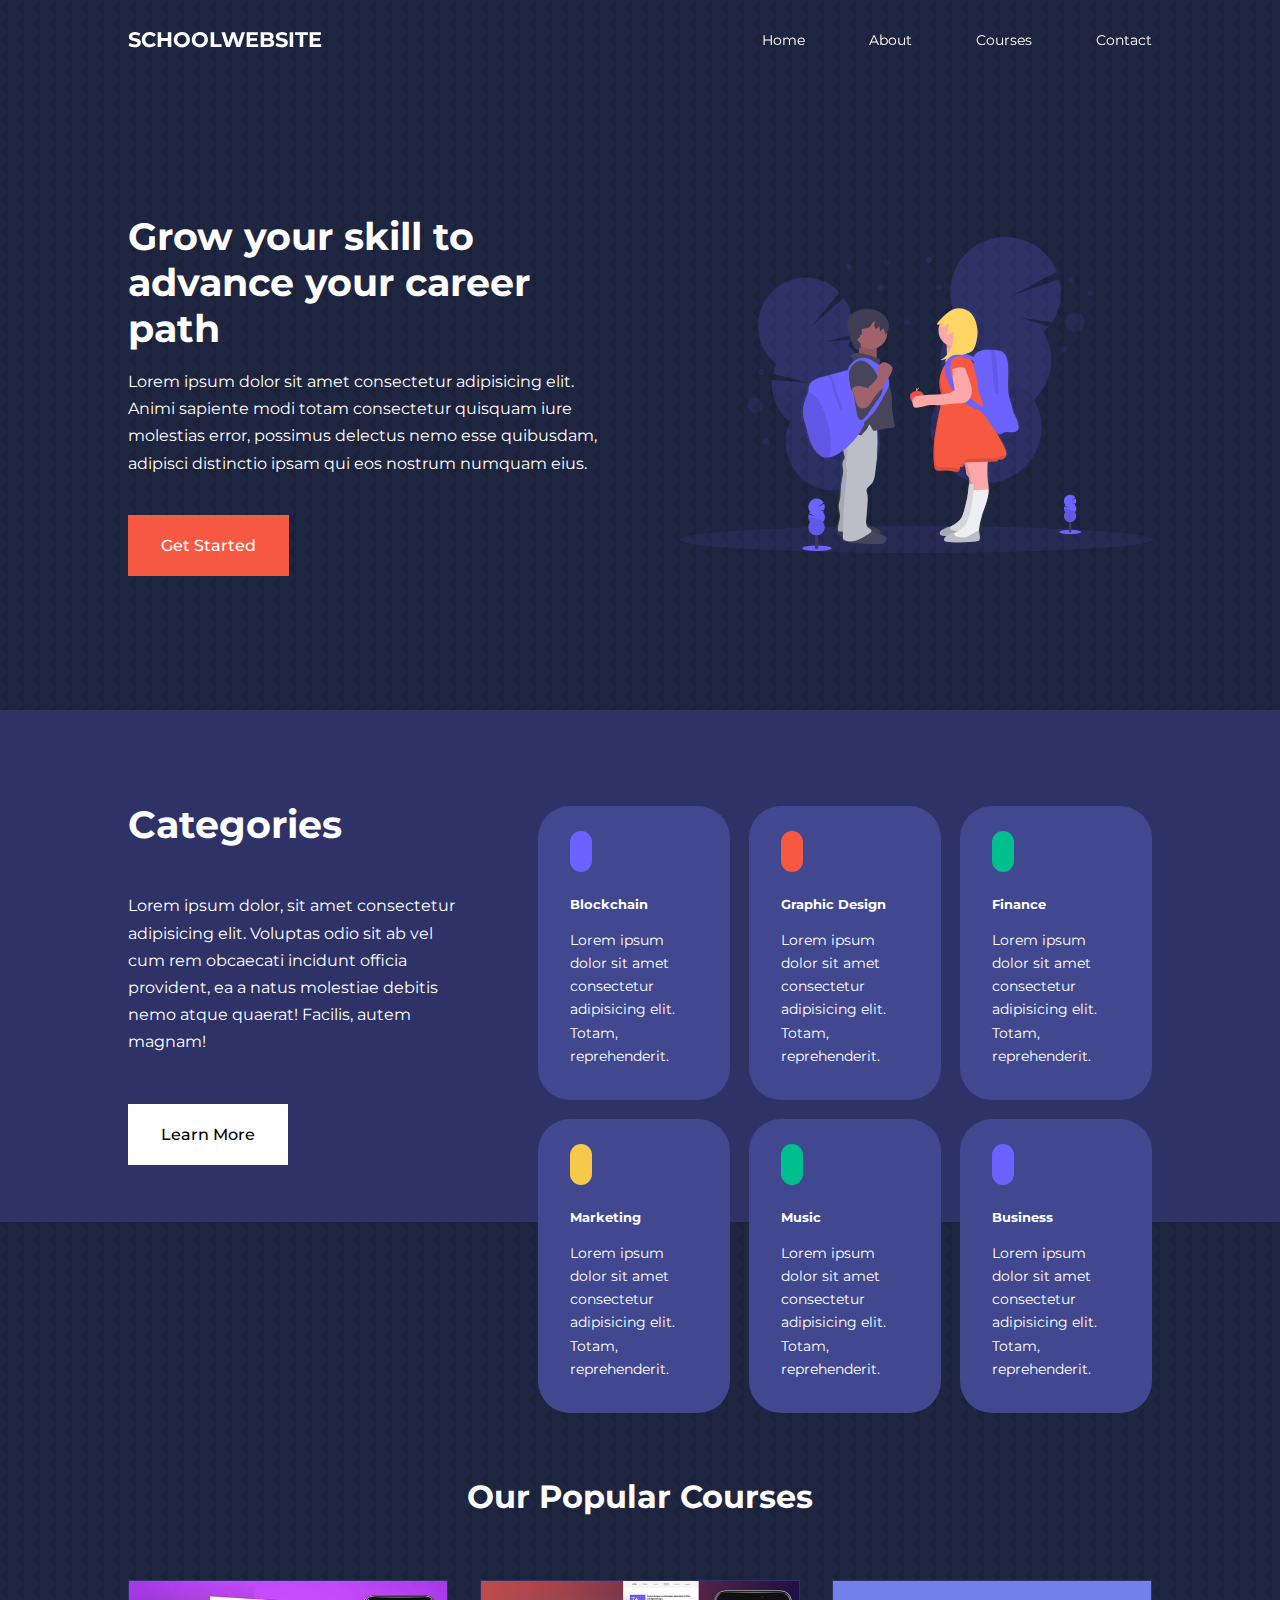
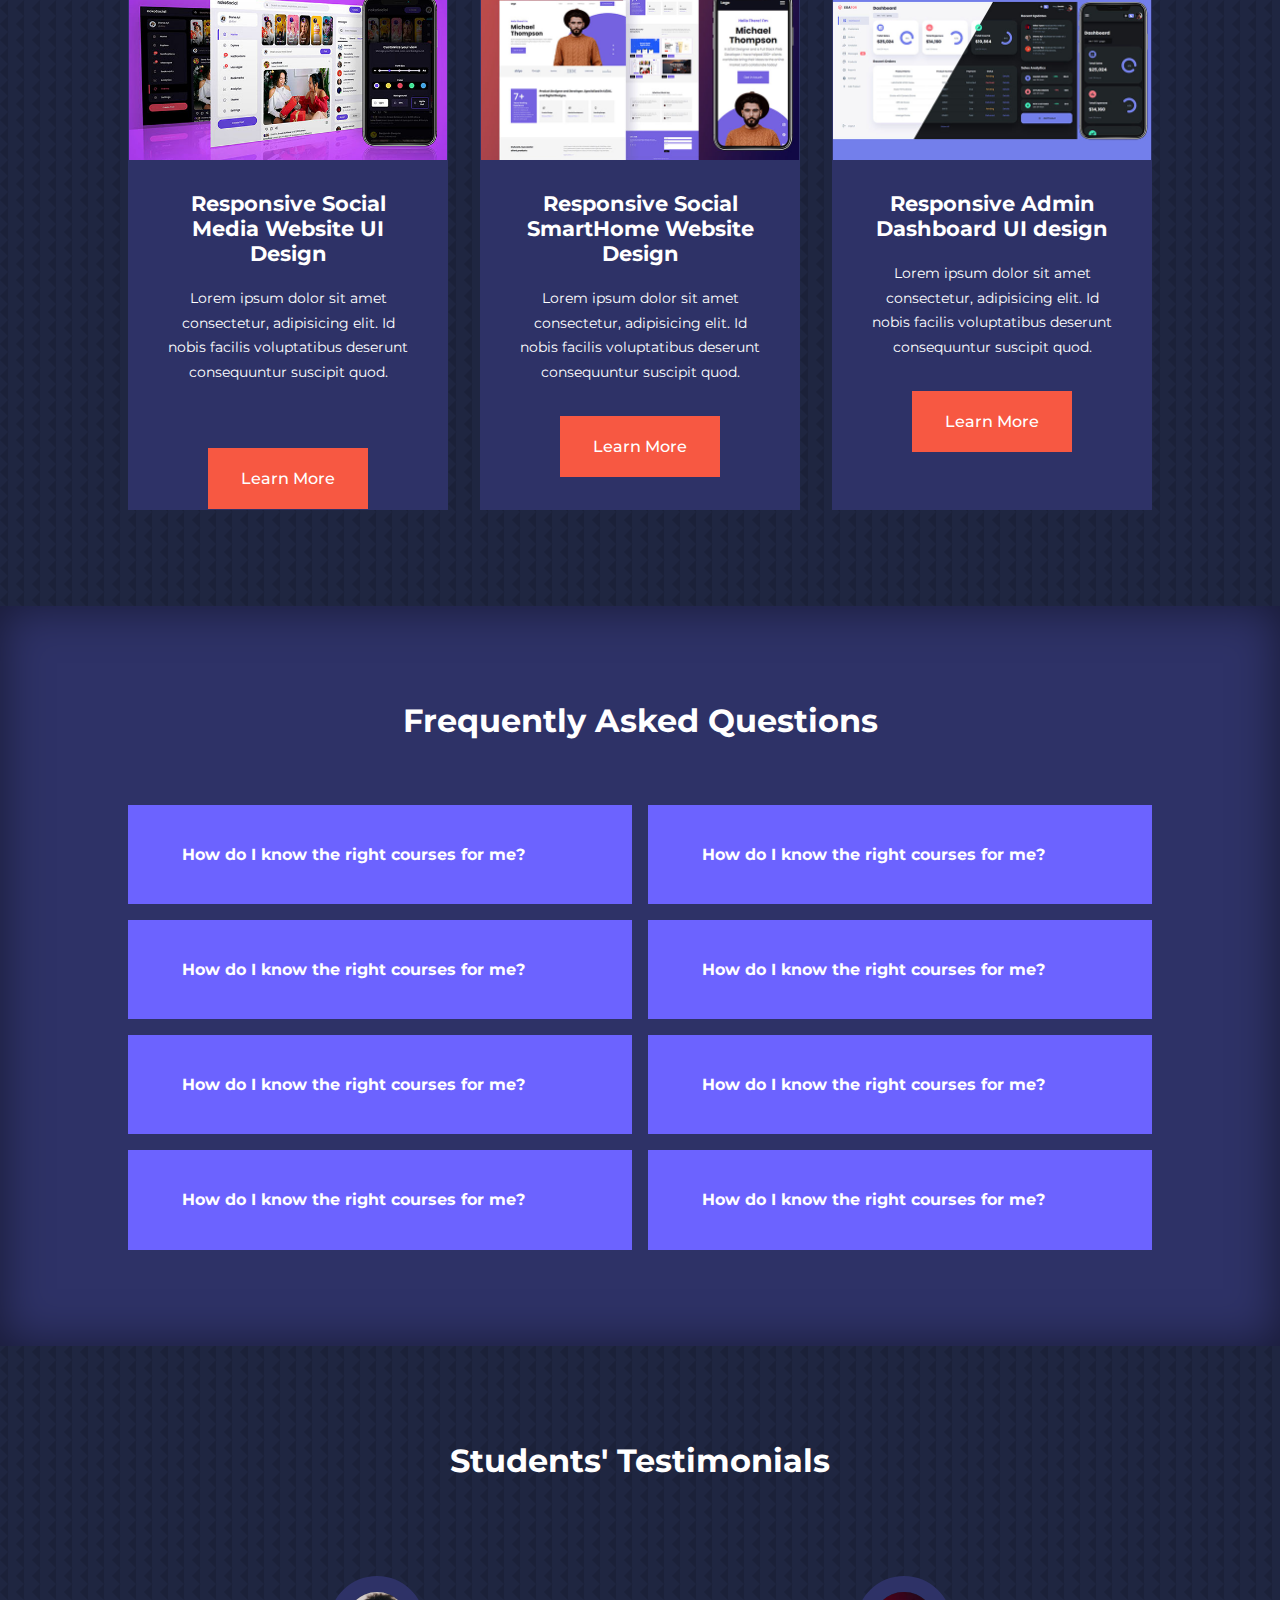
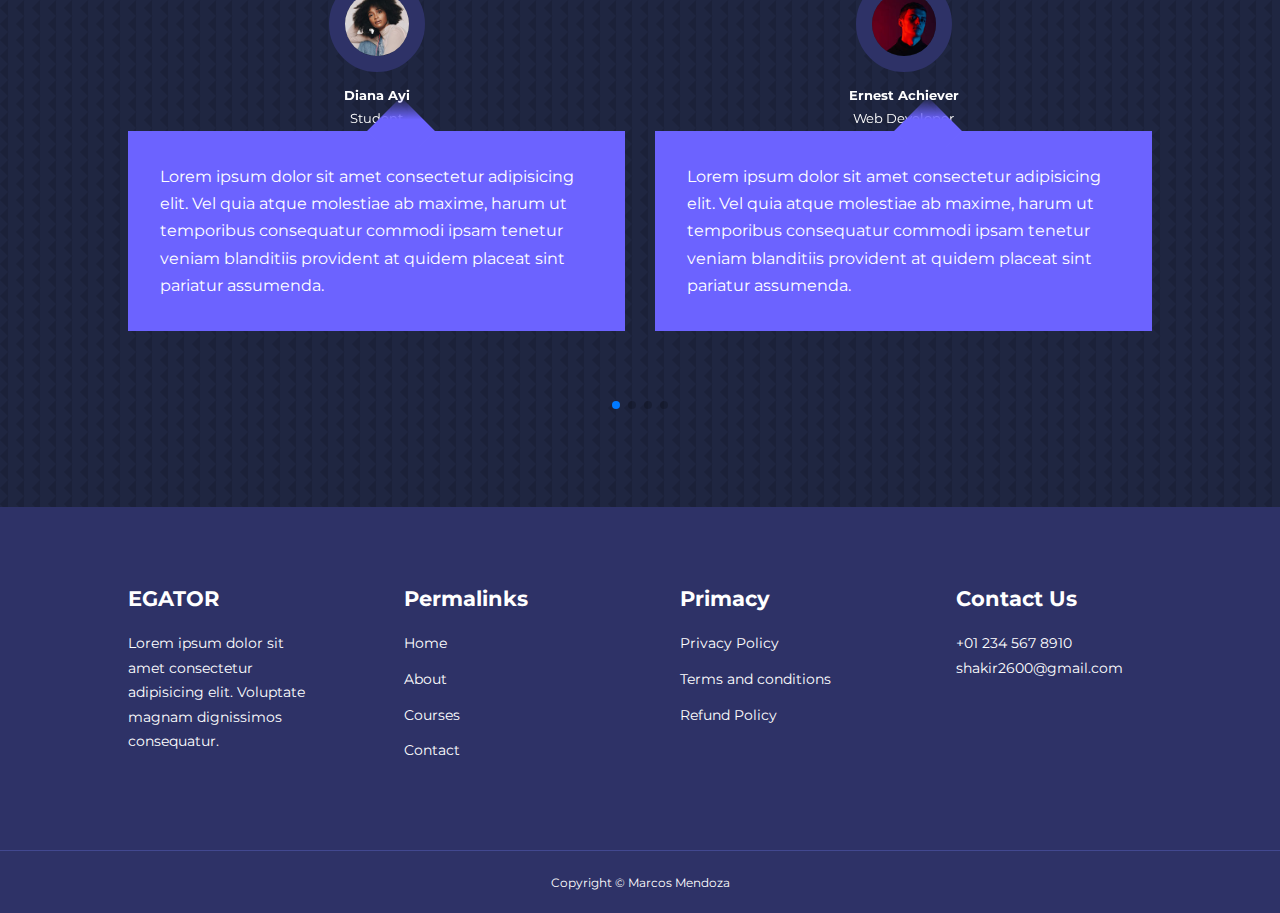
<file: index.html>
<!DOCTYPE html>
<html lang="en">
<head>
    <meta charset="UTF-8">
    <meta http-equiv="X-UA-Compatible" content="IE=edge">
    <meta name="viewport" content="width=device-width, initial-scale=1.0">
    <title>Responsive Multipage Education Website Using HTML, CSS && JavaScript</title>

    <link rel="stylesheet" href="./css/style.css">
    <!-- Iconscout CDN-->
    <link rel="stylesheet" href="https://unicons.iconscout.com/release/v2.1.6/css/unicons.css">
    <!-- Google fonts (MONTSERRAT)-->
    <link rel="preconnect" href="https://fonts.googleapis.com">
    <link rel="preconnect" href="https://fonts.gstatic.com" crossorigin>
    <link href="https://fonts.googleapis.com/css2?family=Montserrat:wght@300;400;500;600;700;800;900&display=swap" rel="stylesheet">
    <!-- SWIPER JS)-->
    <link
     rel="stylesheet" href="https://cdn.jsdelivr.net/npm/swiper@8/swiper-bundle.min.css"/>
     <style>
        body{
            background-image: url("./images/bg-texture.png");
        }
     </style>
</head>
<body>
    <nav>
        <div class="container nav__container">
            <a href="index.html"> <h4>SCHOOLWEBSITE</h4></a>
            <ul class="nav__menu">
                <li><a href="index.html">Home</a></li>
                <li><a href="about.html">About</a></li>
                <li><a href="courses.html">Courses</a></li>
                <li><a href="contact.html">Contact</a></li>
            </ul>
            <button id="open-menu-btn"><i class="uil uil-bars"></i></button>
            <button id="close-menu-btn"><i class="uil uil-multiply"></i></button>
        </div>
    </nav>
    <!--END OF NAVBAR-->

    <header>
        <div class="container header__container">
            <div class="header__left">
                <h1>Grow your skill to advance your career path</h1>
                <p>
                    Lorem ipsum dolor sit amet consectetur adipisicing elit. Animi sapiente modi totam consectetur quisquam iure molestias error, possimus delectus nemo esse quibusdam, adipisci distinctio ipsam qui eos nostrum numquam eius.
                </p>
                <a href="courses.html" class= "btn btn-primary">Get Started</a>
            </div>


            <div class="header__right">
                <div class="header__right-image" >
                     <img src="./images/header.svg" alt="">
                </div>
            </div>
        </div>
    </header>
    <!--END OF HEADER-->

    <section class="categories">
        <div class="container categories__container">
            <div class="categories__left">
                <h1>Categories</h1>
                <p>Lorem ipsum dolor, sit amet consectetur adipisicing elit. Voluptas odio sit ab vel cum rem obcaecati incidunt officia provident, ea a natus molestiae debitis nemo atque quaerat! Facilis, autem magnam!</p>
                <a href="#" class="btn">Learn More</a>

            </div>
            <div class="categories__right">
                 <article class="category">
                    <span class="category__icon"><i class="uil uil-bitcoin-circle"></i></span>
                    <h5>Blockchain</h5>
                    <p>Lorem ipsum dolor sit amet consectetur adipisicing elit. Totam, reprehenderit.</p>
                 </article>

                 <article class="category">
                    <span class="category__icon"><i class="uil uil-palette"></i></span>
                    <h5>Graphic Design</h5>
                    <p>Lorem ipsum dolor sit amet consectetur adipisicing elit. Totam, reprehenderit.</p>
                 </article>

                 <article class="category">
                    <span class="category__icon"><i class="uil uil-usd-circle"></i></span>
                    <h5>Finance</h5>
                    <p>Lorem ipsum dolor sit amet consectetur adipisicing elit. Totam, reprehenderit.</p>
                 </article>

                 <article class="category">
                    <span class="category__icon"><i class="uil uil-megaphone"></i></span>
                    <h5>Marketing</h5>
                    <p>Lorem ipsum dolor sit amet consectetur adipisicing elit. Totam, reprehenderit.</p>
                 </article>

                 <article class="category">
                    <span class="category__icon"><i class="uil uil-music"></i></span>
                    <h5>Music</h5>
                    <p>Lorem ipsum dolor sit amet consectetur adipisicing elit. Totam, reprehenderit.</p>
                 </article>

                 <article class="category">
                    <span class="category__icon"><i class="uil uil-puzzle-piece"></i></span>
                    <h5>Business</h5>
                    <p>Lorem ipsum dolor sit amet consectetur adipisicing elit. Totam, reprehenderit.</p>
                 </article>
            </div>
        </div>
    </section>
    <!--END OF CATEGORIES-->

    <section class="courses">
        <h2>Our Popular Courses</h2>   
        <div class="container courses__container">
            
           <article class="course">
            <div class="course__image">
                <img src="./images/course1.jpg" alt="">
            </div>
            <div class="course__info">
                <h4>Responsive Social Media Website UI Design</h4>
                <p>Lorem ipsum dolor sit amet consectetur, adipisicing elit. Id nobis facilis voluptatibus deserunt consequuntur suscipit quod.</p>
            </div>
            <a href="courses.html" class="btn btn-primary">Learn More</a>
           </article>

           <article class="course">
            <div class="course__image">
                <img src="./images/course2.jpg" alt="">
            </div>
           <div class="course__info">
                <h4>Responsive Social SmartHome Website Design</h4>
                <p>Lorem ipsum dolor sit amet consectetur, adipisicing elit. Id nobis facilis voluptatibus deserunt consequuntur suscipit quod.</p>
                <a href="courses.html" class="btn btn-primary">Learn More</a>
           </div>
           </article>

           <article class="course">
            <div class="course__image">
                <img src="./images/course3.jpg" alt="">
            </div>
             <div class="course__info">
                <h4>Responsive Admin Dashboard UI design</h4>
                <p>Lorem ipsum dolor sit amet consectetur, adipisicing elit. Id nobis facilis voluptatibus deserunt consequuntur suscipit quod.</p>
                <a href="courses.html" class="btn btn-primary">Learn More</a>
             </div>
           </article>

        </div>
    </section>

     <!--END OF COURSES-->

     <section class="faqs">
        <h2>Frequently Asked Questions</h2>
        <div class="container faqs__container">
            <article class="faq">
                <div class="faq__icon"><i class="uil uil-plus"></i></div>
                <div class="question__answer">
                    <h4>How do I know the right courses for me?</h4>
                    <p>Lorem ipsum dolor sit amet, consectetur adipisicing elit. Praesentium quisquam, est voluptate animi repellat quidem repellendus soluta voluptates saepe debitis necessitatibus, alias eaque! Harum id fuga quidem exercitationem laboriosam sint?
                    </p>
                </div>
            </article>
            <article class="faq">
                <div class="faq__icon"><i class="uil uil-plus"></i></div>
                <div class="question__answer">
                    <h4>How do I know the right courses for me?</h4>
                    <p>Lorem ipsum dolor sit amet, consectetur adipisicing elit. Praesentium quisquam, est voluptate animi repellat quidem repellendus soluta voluptates saepe debitis necessitatibus, alias eaque! Harum id fuga quidem exercitationem laboriosam sint?
                    </p>
                </div>
            </article>
            <article class="faq">
                <div class="faq__icon"><i class="uil uil-plus"></i></div>
                <div class="question__answer">
                    <h4>How do I know the right courses for me?</h4>
                    <p>Lorem ipsum dolor sit amet, consectetur adipisicing elit. Praesentium quisquam, est voluptate animi repellat quidem repellendus soluta voluptates saepe debitis necessitatibus, alias eaque! Harum id fuga quidem exercitationem laboriosam sint?
                    </p>
                </div>
            </article>
            <article class="faq">
                <div class="faq__icon"><i class="uil uil-plus"></i></div>
                <div class="question__answer">
                    <h4>How do I know the right courses for me?</h4>
                    <p>Lorem ipsum dolor sit amet, consectetur adipisicing elit. Praesentium quisquam, est voluptate animi repellat quidem repellendus soluta voluptates saepe debitis necessitatibus, alias eaque! Harum id fuga quidem exercitationem laboriosam sint?
                    </p>
                </div>
            </article>
            <article class="faq">
                <div class="faq__icon"><i class="uil uil-plus"></i></div>
                <div class="question__answer">
                    <h4>How do I know the right courses for me?</h4>
                    <p>Lorem ipsum dolor sit amet, consectetur adipisicing elit. Praesentium quisquam, est voluptate animi repellat quidem repellendus soluta voluptates saepe debitis necessitatibus, alias eaque! Harum id fuga quidem exercitationem laboriosam sint?
                    </p>
                </div>
            </article>
            <article class="faq">
                <div class="faq__icon"><i class="uil uil-plus"></i></div>
                <div class="question__answer">
                    <h4>How do I know the right courses for me?</h4>
                    <p>Lorem ipsum dolor sit amet, consectetur adipisicing elit. Praesentium quisquam, est voluptate animi repellat quidem repellendus soluta voluptates saepe debitis necessitatibus, alias eaque! Harum id fuga quidem exercitationem laboriosam sint?
                    </p>
                </div>
            </article>
            <article class="faq">
                <div class="faq__icon"><i class="uil uil-plus"></i></div>
                <div class="question__answer">
                    <h4>How do I know the right courses for me?</h4>
                    <p>Lorem ipsum dolor sit amet, consectetur adipisicing elit. Praesentium quisquam, est voluptate animi repellat quidem repellendus soluta voluptates saepe debitis necessitatibus, alias eaque! Harum id fuga quidem exercitationem laboriosam sint?
                    </p>
                </div>
            </article>
            <article class="faq">
                <div class="faq__icon"><i class="uil uil-plus"></i></div>
                <div class="question__answer">
                    <h4>How do I know the right courses for me?</h4>
                    <p>Lorem ipsum dolor sit amet, consectetur adipisicing elit. Praesentium quisquam, est voluptate animi repellat quidem repellendus soluta voluptates saepe debitis necessitatibus, alias eaque! Harum id fuga quidem exercitationem laboriosam sint?
                    </p>
                </div>
            </article>
        </div>       
     </section>
 <!--END OF FAQS-->

    <section class="container testimonials__container mySwiper">
        <h2>Students' Testimonials</h2>
        <div class="swiper-wrapper">
            <article class="testimonial swiper-slide">
                <div class="avatar">
                    <img src="./images/avatar1.jpg">
                </div>
                <div class="testimonial__info">
                    <h5>Diana Ayi</h5>
                    <small>Student</small>
                </div>
                <div class="testimonial__body">
                    <p>Lorem ipsum dolor sit amet consectetur adipisicing elit. Vel quia atque molestiae ab maxime, harum ut temporibus consequatur commodi ipsam tenetur veniam blanditiis provident at quidem placeat sint pariatur assumenda.</p>
                </div>
            </article>

            <article class="testimonial swiper-slide">
                <div class="avatar">
                    <img src="./images/avatar2.jpg">
                </div>
                <div class="testimonial__info">
                    <h5>Ernest Achiever</h5>
                    <small>Web Developer</small>
                </div>
                <div class="testimonial__body">
                    <p>Lorem ipsum dolor sit amet consectetur adipisicing elit. Vel quia atque molestiae ab maxime, harum ut temporibus consequatur commodi ipsam tenetur veniam blanditiis provident at quidem placeat sint pariatur assumenda.</p>
                </div>
            </article>

            <article class="testimonial swiper-slide">
                <div class="avatar">
                    <img src="./images/avatar3.jpg">
                </div>
                <div class="testimonial__info">
                    <h5>Edem Quist</h5>
                    <small>Student</small>
                </div>
                <div class="testimonial__body">
                    <p>Lorem ipsum dolor sit amet consectetur adipisicing elit. Vel quia atque molestiae ab maxime, harum ut temporibus consequatur commodi ipsam tenetur veniam blanditiis provident at quidem placeat sint pariatur assumenda.</p>
                </div>
            </article>

            <article class="testimonial swiper-slide">
                <div class="avatar">
                    <img src="./images/avatar4.jpg">
                </div>
                <div class="testimonial__info">
                    <h5>Hajia Bintu</h5>
                    <small>Student</small>
                </div>
                <div class="testimonial__body">
                    <p>Lorem ipsum dolor sit amet consectetur adipisicing elit. Vel quia atque molestiae ab maxime, harum ut temporibus consequatur commodi ipsam tenetur veniam blanditiis provident at quidem placeat sint pariatur assumenda.</p>
                </div>
            </article>    
            <article class="testimonial swiper-slide">
                <div class="avatar">
                    <img src="./images/avatar5.jpg">
                </div>
                <div class="testimonial__info">
                    <h5>Jane Doe</h5>
                    <small>Student</small>
                </div>
                <div class="testimonial__body">
                    <p>Lorem ipsum dolor sit amet consectetur adipisicing elit. Vel quia atque molestiae ab maxime, harum ut temporibus consequatur commodi ipsam tenetur veniam blanditiis provident at quidem placeat sint pariatur assumenda.</p>
                </div>
            </article> 
        </div>
        <div class="swiper-pagination"></div>
    </section>

    <!--END OF TESTIMONIALS-->

   <footer> 
    <div class="container footer__container">

        <div class="footer__1">
            <a href="index.html" class="footer__logo"><h4>EGATOR</h4></a>
            <p>Lorem ipsum dolor sit amet consectetur adipisicing elit. Voluptate magnam dignissimos consequatur.</p>
        </div>

        <div class="footer__2">
            <h4>Permalinks</h4>
            <ul class="permalink">
                <li><a href="index.html">Home</a></li>
                <li><a href="about.html">About</a></li>
                <li><a href="courses.html">Courses</a></li>
                <li><a href="contact.html">Contact</a></li>
            </ul>
        </div>

        <div class="footer__3">
            <h4>Primacy</h4>
            <ul class="privacy">
                <li><a href="#">Privacy Policy</a></li>
                <li><a href="#">Terms and conditions</a></li>
                <li><a href="#">Refund Policy</a></li>
            </ul>
        </div>

        <div class="footer__4">
            <h4>Contact Us</h4>
           <div>
            <p>+01 234 567 8910</p>
            <p>shakir2600@gmail.com</p>
           </div>

           <ul class="footer__socials">
            <li><a href="#"><i class="uil uil-facebook-f"></i></a></li>
            <li><a href="#"><i class="uil uil-instagram-alt"></i></a></li>
            <li><a href="#"><i class="uil uil-twitter"></i></a></li>
            <li><a href="#"><i class="uil uil-linkedin-alt"></i></a></li>
           </ul>
        </div> 
    </div>
    <div class="footer__copyright">
        <small>Copyright &copy; Marcos Mendoza</small>
    </div>
   </footer>





    <script src="https://cdn.jsdelivr.net/npm/swiper@8/swiper-bundle.min.js"></script>
    <script src="./main.js"></script>
    <script> var swiper = new Swiper(".mySwiper", {
        slidesPerView: 1,
        spaceBetween: 30,
        pagination: {
          el: ".swiper-pagination",
          clickable: true,
        },
        breakpoints:{
            600: {
                slidesPerView: 2,
            }
        }
      });</script>
</body>
</html>
</file>
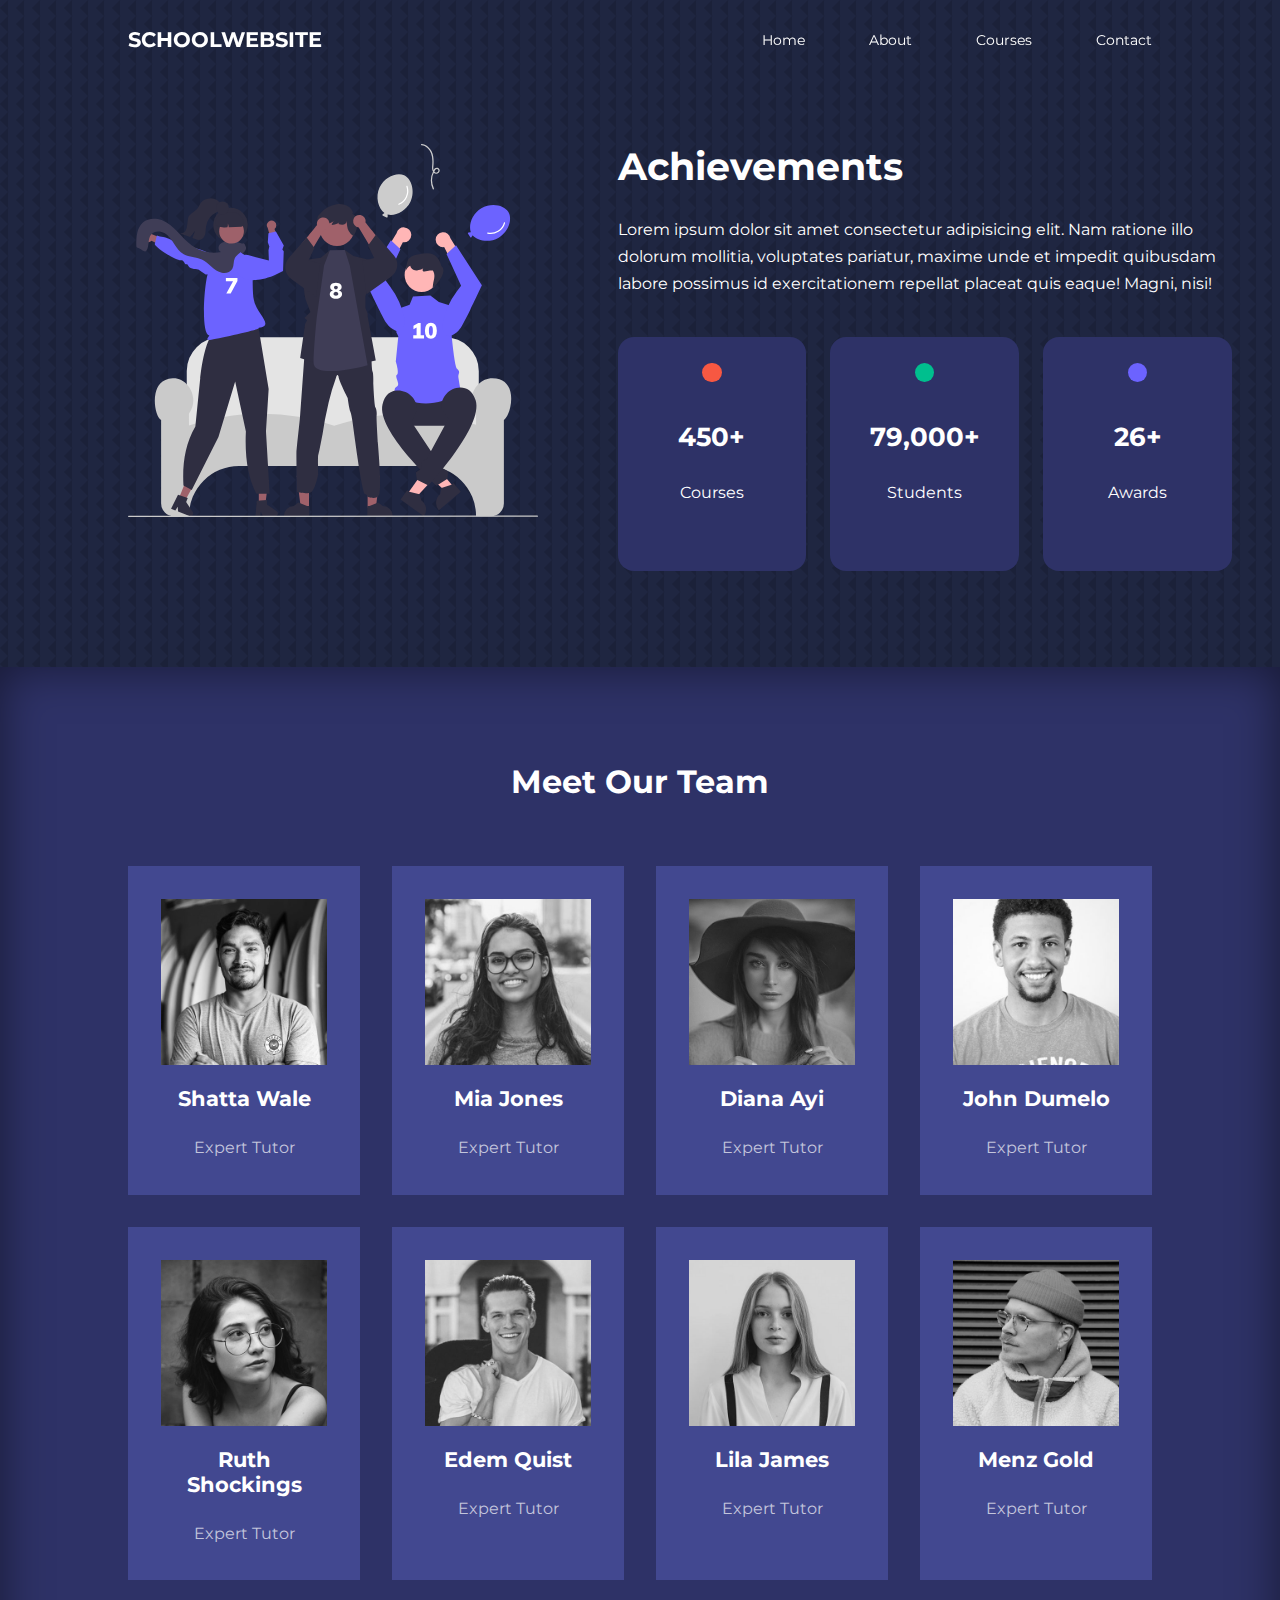
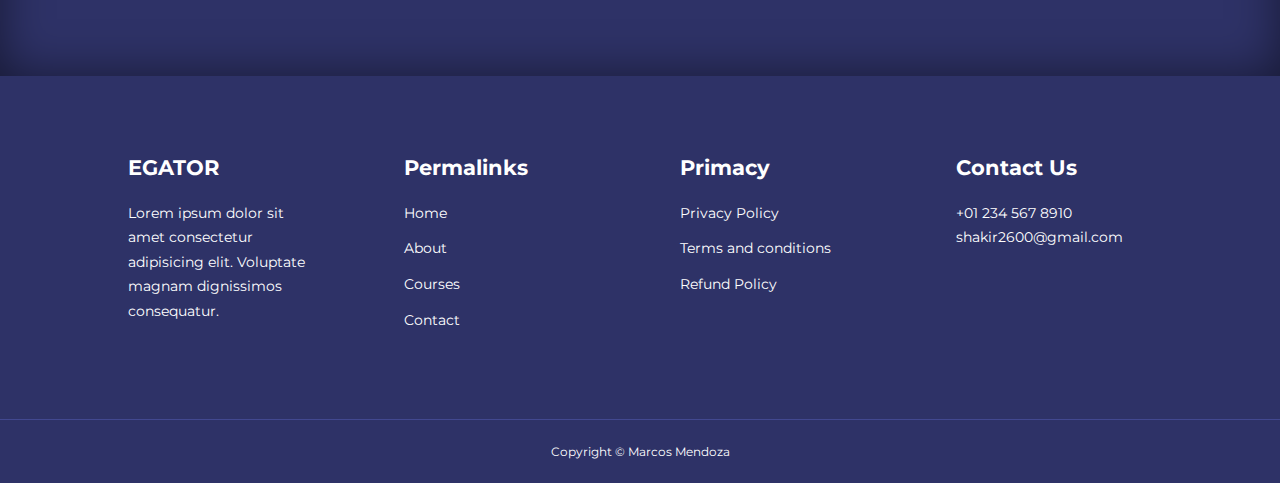
<file: about.html>
<!DOCTYPE html>
<html lang="en">
<head>
    <meta charset="UTF-8">
    <meta http-equiv="X-UA-Compatible" content="IE=edge">
    <meta name="viewport" content="width=device-width, initial-scale=1.0">
    <title>Responsive Multipage Education Website Using HTML, CSS && JavaScript</title>

    <link rel="stylesheet" href="./css/style.css">
    <link rel="stylesheet" href="./css/about.css">
    <!-- Iconscout CDN-->
    <link rel="stylesheet" href="https://unicons.iconscout.com/release/v2.1.6/css/unicons.css">
    <!-- Google fonts (MONTSERRAT)-->
    <link rel="preconnect" href="https://fonts.googleapis.com">
    <link rel="preconnect" href="https://fonts.gstatic.com" crossorigin>
    <link href="https://fonts.googleapis.com/css2?family=Montserrat:wght@300;400;500;600;700;800;900&display=swap" rel="stylesheet">

    <style>
        body{
            background-image: url("./images/bg-texture.png");
        }
     </style>
</head>
    <body>
        <nav>
            <div class="container nav__container">
                <a href="index.html"> <h4>SCHOOLWEBSITE</h4></a>
                <ul class="nav__menu">
                    <li><a href="index.html">Home</a></li>
                    <li><a href="about.html">About</a></li>
                    <li><a href="courses.html">Courses</a></li>
                    <li><a href="contact.html">Contact</a></li>
                </ul>
                <button id="open-menu-btn"><i class="uil uil-bars"></i></button>
                <button id="close-menu-btn"><i class="uil uil-multiply"></i></button>
            </div>
        </nav>
    <!--END OF NAVBAR-->

     <section class="about__achievements">
        <div class="container about__achievements-container">
            <div class="about__achievements-left">
                <img src="./images/about achievements.svg" alt="">
            </div>
            <div class="about__achievements-right">
                <h1>Achievements</h1>
                <p>Lorem ipsum dolor sit amet consectetur adipisicing elit. Nam ratione illo dolorum mollitia, voluptates pariatur, maxime unde et impedit quibusdam labore possimus id exercitationem repellat placeat quis eaque! Magni, nisi!</p>
                <div class="achievements__cards">
                    <article class="achievement__card">
                        <span class="achievement__icon">
                            <i class="uil uil-video"></i>
                        </span>
                        <h3>450+</h3>
                        <p>Courses</p>
                    </article>
                    <article class="achievement__card">
                        <span class="achievement__icon">
                            <i class="uil uil-users-alt"></i>
                        </span>
                        <h3>79,000+</h3>
                        <p>Students</p>
                    </article>
                    <article class="achievement__card">
                        <span class="achievement__icon">
                            <i class="uil uil-trophy"></i>
                        </span>
                        <h3>26+</h3>
                        <p>Awards</p>
                    </article>
                </div>
            </div>
        </div>
     </section>
     <!--END OF ACHIEVEMENTS-->

     <section class="team">
        <h2>Meet Our Team</h2>
        <div class="container team__container">
            <article class="team__member">
                <div class="team__member-image">
                    <img src="./images/tm1.jpg">
                </div>
                <div class="team__member-info">
                    <h4>Shatta Wale</h4>
                    <p>Expert Tutor</p>
                </div>
                <div class="team__member-socials">
                    <a href="http://instagram.com" target="_blank"><i class="uil uil-instagram"></i></a>
                    <a href="http://twitter.com" target="_blank"><i class="uil uil-twitter-alt"></i></a>
                    <a href="http://linkedin.com" target="_blank"><i class="uil uil-linkedin-alt"></i></a>

                </div>
            </article>

            <article class="team__member">
                <div class="team__member-image">
                    <img src="./images/tm2.jpg">
                </div>
                <div class="team__member-info">
                    <h4>Mia Jones</h4>
                    <p>Expert Tutor</p>
                </div>
                <div class="team__member-socials">
                    <a href="http://instagram.com" target="_blank"><i class="uil uil-instagram"></i></a>
                    <a href="http://twitter.com" target="_blank"><i class="uil uil-twitter-alt"></i></a>
                    <a href="http://linkedin.com" target="_blank"><i class="uil uil-linkedin-alt"></i></a>

                </div>
            </article>

            <article class="team__member">
                <div class="team__member-image">
                    <img src="./images/tm3.jpg">
                </div>
                <div class="team__member-info">
                    <h4>Diana Ayi</h4>
                    <p>Expert Tutor</p>
                </div>
                <div class="team__member-socials">
                    <a href="http://instagram.com" target="_blank"><i class="uil uil-instagram"></i></a>
                    <a href="http://twitter.com" target="_blank"><i class="uil uil-twitter-alt"></i></a>
                    <a href="http://linkedin.com" target="_blank"><i class="uil uil-linkedin-alt"></i></a>

                </div>
            </article>

            <article class="team__member">
                <div class="team__member-image">
                    <img src="./images/tm4.jpg">
                </div>
                <div class="team__member-info">
                    <h4>John Dumelo</h4>
                    <p>Expert Tutor</p>
                </div>
                <div class="team__member-socials">
                    <a href="http://instagram.com" target="_blank"><i class="uil uil-instagram"></i></a>
                    <a href="http://twitter.com" target="_blank"><i class="uil uil-twitter-alt"></i></a>
                    <a href="http://linkedin.com" target="_blank"><i class="uil uil-linkedin-alt"></i></a>

                </div>
            </article>

            <article class="team__member">
                <div class="team__member-image">
                    <img src="./images/tm5.jpg">
                </div>
                <div class="team__member-info">
                    <h4>Ruth  Shockings</h4>
                    <p>Expert Tutor</p>
                </div>
                <div class="team__member-socials">
                    <a href="http://instagram.com" target="_blank"><i class="uil uil-instagram"></i></a>
                    <a href="http://twitter.com" target="_blank"><i class="uil uil-twitter-alt"></i></a>
                    <a href="http://linkedin.com" target="_blank"><i class="uil uil-linkedin-alt"></i></a>

                </div>
            </article>

            <article class="team__member">
                <div class="team__member-image">
                    <img src="./images/tm6.jpg">
                </div>
                <div class="team__member-info">
                    <h4>Edem Quist</h4>
                    <p>Expert Tutor</p>
                </div>
                <div class="team__member-socials">
                    <a href="http://instagram.com" target="_blank"><i class="uil uil-instagram"></i></a>
                    <a href="http://twitter.com" target="_blank"><i class="uil uil-twitter-alt"></i></a>
                    <a href="http://linkedin.com" target="_blank"><i class="uil uil-linkedin-alt"></i></a>

                </div>
            </article>

            <article class="team__member">
                <div class="team__member-image">
                    <img src="./images/tm7.jpg">
                </div>
                <div class="team__member-info">
                    <h4>Lila James</h4>
                    <p>Expert Tutor</p>
                </div>
                <div class="team__member-socials">
                    <a href="http://instagram.com" target="_blank"><i class="uil uil-instagram"></i></a>
                    <a href="http://twitter.com" target="_blank"><i class="uil uil-twitter-alt"></i></a>
                    <a href="http://linkedin.com" target="_blank"><i class="uil uil-linkedin-alt"></i></a>

                </div>
            </article>

            <article class="team__member">
                <div class="team__member-image">
                    <img src="./images/tm8.jpg">
                </div>
                <div class="team__member-info">
                    <h4>Menz Gold</h4>
                    <p>Expert Tutor</p>
                </div>
                <div class="team__member-socials">
                    <a href="http://instagram.com" target="_blank"><i class="uil uil-instagram"></i></a>
                    <a href="http://twitter.com" target="_blank"><i class="uil uil-twitter-alt"></i></a>
                    <a href="http://linkedin.com" target="_blank"><i class="uil uil-linkedin-alt"></i></a>

                </div>
            </article>
        </div>
     </section>
     <!--END OF TEAM SECTION-->





    <footer> 
    <div class="container footer__container">

        <div class="footer__1">
            <a href="index.html" class="footer__logo"><h4>EGATOR</h4></a>
            <p>Lorem ipsum dolor sit amet consectetur adipisicing elit. Voluptate magnam dignissimos consequatur.</p>
        </div>

        <div class="footer__2">
            <h4>Permalinks</h4>
            <ul class="permalink">
                <li><a href="index.html">Home</a></li>
                <li><a href="about.html">About</a></li>
                <li><a href="courses.html">Courses</a></li>
                <li><a href="contact.html">Contact</a></li>
            </ul>
        </div>

        <div class="footer__3">
            <h4>Primacy</h4>
            <ul class="privacy">
                <li><a href="#">Privacy Policy</a></li>
                <li><a href="#">Terms and conditions</a></li>
                <li><a href="#">Refund Policy</a></li>
            </ul>
        </div>

        <div class="footer__4">
            <h4>Contact Us</h4>
           <div>
            <p>+01 234 567 8910</p>
            <p>shakir2600@gmail.com</p>
           </div>

           <ul class="footer__socials">
            <li><a href="#"><i class="uil uil-facebook-f"></i></a></li>
            <li><a href="#"><i class="uil uil-instagram-alt"></i></a></li>
            <li><a href="#"><i class="uil uil-twitter"></i></a></li>
            <li><a href="#"><i class="uil uil-linkedin-alt"></i></a></li>
           </ul>
        </div> 
    </div>
    <div class="footer__copyright">
        <small>Copyright &copy; Marcos Mendoza</small>
    </div>

   </footer>


    <script src="./main.js"></script>
    </body>
</html>
</file>
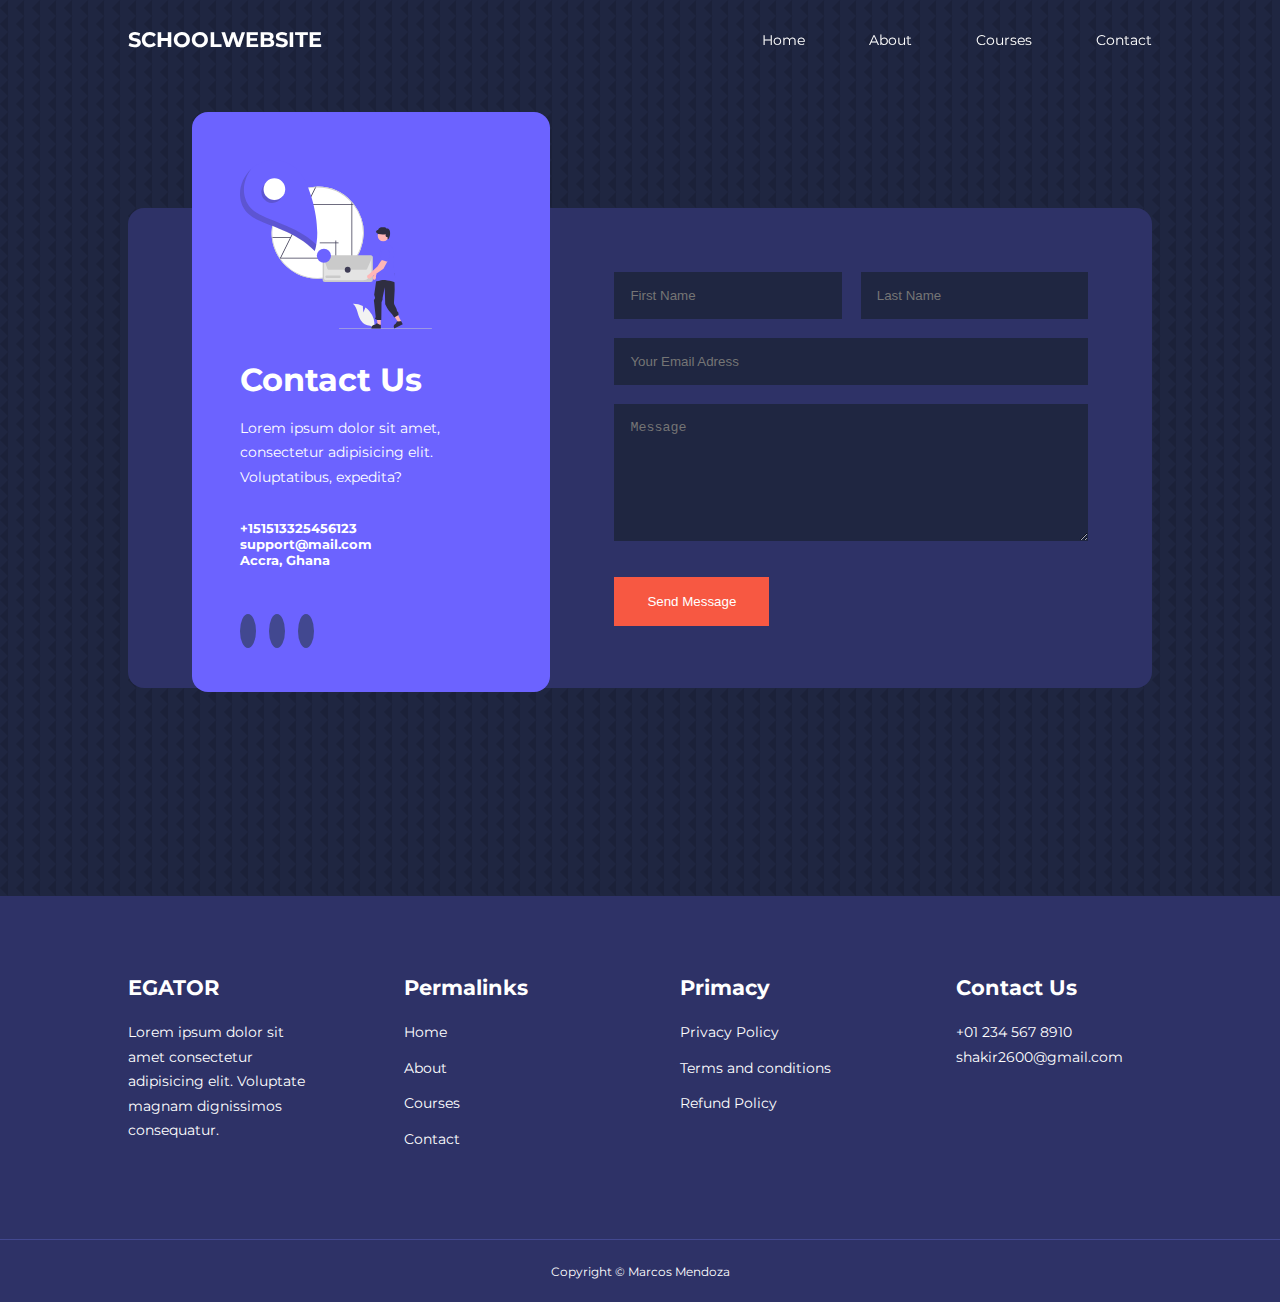
<file: contact.html>
<!DOCTYPE html>
<html lang="en">
<head>
    <meta charset="UTF-8">
    <meta http-equiv="X-UA-Compatible" content="IE=edge">
    <meta name="viewport" content="width=device-width, initial-scale=1.0">
    <title>Responsive Multipage Education Website Using HTML, CSS && JavaScript</title>

    <link rel="stylesheet" href="./css/style.css">
    <link rel="stylesheet" href="./css/contact.css">
    <!-- Iconscout CDN-->
    <link rel="stylesheet" href="https://unicons.iconscout.com/release/v2.1.6/css/unicons.css">
    <!-- Google fonts (MONTSERRAT)-->
    <link rel="preconnect" href="https://fonts.googleapis.com">
    <link rel="preconnect" href="https://fonts.gstatic.com" crossorigin>
    <link href="https://fonts.googleapis.com/css2?family=Montserrat:wght@300;400;500;600;700;800;900&display=swap" rel="stylesheet">

    <style>
        body{
            background-image: url("./images/bg-texture.png");
        }
     </style>
</head>
    <body>
        <nav>
            <div class="container nav__container">
                <a href="index.html"> <h4>SCHOOLWEBSITE</h4></a>
                <ul class="nav__menu">
                    <li><a href="index.html">Home</a></li>
                    <li><a href="about.html">About</a></li>
                    <li><a href="courses.html">Courses</a></li>
                    <li><a href="contact.html">Contact</a></li>
                </ul>
                <button id="open-menu-btn"><i class="uil uil-bars"></i></button>
                <button id="close-menu-btn"><i class="uil uil-multiply"></i></button>
            </div>
        </nav>
    <!--END OF NAVBAR-->



    <section class="contact">
        <div class="container contact__container">
            <aside class="contact__aside">
                <div class="aside__image">
                    <img src="./images/contact.svg" alt="">
                </div>
                <h2>Contact Us</h2>
                <p>Lorem ipsum dolor sit amet, consectetur adipisicing elit. Voluptatibus, expedita?</p>
                <ul>
                    <li>
                        <i class="uil uil-phone-times"></i>
                        <h5>+151513325456123</h5>
                    </li>
                    <li>
                        <i class="uil uil-envelope"></i>
                        <h5>support@mail.com</h5>
                    </li>
                    <li>
                        <i class="uil uil-location-point"></i>
                        <h5>Accra, Ghana</h5>
                    </li>
                </ul>

                <ul class="contact__socials">
                    <li>
                        <a href="https://facebook.com"><i class="uil uil-facebook-f"></i></a>
                    </li>
                    <li>
                        <a href="https://instagram.com"><i class="uil uil-instagram"></i></a>
                    </li>
                    <li>
                        <a href="https://linkedin.com"><i class="uil uil-linkedin-alt"></i></a>
                    </li>
                </ul>
            </aside>

            <form action="https://formspree.io/f/xvoypjve" method="POST" class="contact__form" >
                <div class="form__name">
                    <input type="text" name="First name" placeholder="First Name" required>
                    <input type="text" name="Last name" placeholder="Last Name" required>
                </div>
                <input type="email" name="Email Addres" placeholder="Your Email Adress" required>
                <textarea name="Message" rows="7" placeholder="Message" required></textarea>
                <button type="submit" class="btn btn-primary">Send Message</button> 
            </form>
        </div>
    </section>


        











    <footer> 
        <div class="container footer__container">
    
            <div class="footer__1">
                <a href="index.html" class="footer__logo"><h4>EGATOR</h4></a>
                <p>Lorem ipsum dolor sit amet consectetur adipisicing elit. Voluptate magnam dignissimos consequatur.</p>
            </div>
    
            <div class="footer__2">
                <h4>Permalinks</h4>
                <ul class="permalink">
                    <li><a href="index.html">Home</a></li>
                    <li><a href="about.html">About</a></li>
                    <li><a href="courses.html">Courses</a></li>
                    <li><a href="contact.html">Contact</a></li>
                </ul>
            </div>
    
            <div class="footer__3">
                <h4>Primacy</h4>
                <ul class="privacy">
                    <li><a href="#">Privacy Policy</a></li>
                    <li><a href="#">Terms and conditions</a></li>
                    <li><a href="#">Refund Policy</a></li>
                </ul>
            </div>
    
            <div class="footer__4">
                <h4>Contact Us</h4>
               <div>
                <p>+01 234 567 8910</p>
                <p>shakir2600@gmail.com</p>
               </div>
    
               <ul class="footer__socials">
                <li><a href="#"><i class="uil uil-facebook-f"></i></a></li>
                <li><a href="#"><i class="uil uil-instagram-alt"></i></a></li>
                <li><a href="#"><i class="uil uil-twitter"></i></a></li>
                <li><a href="#"><i class="uil uil-linkedin-alt"></i></a></li>
               </ul>
            </div> 
        </div>
        <div class="footer__copyright">
            <small>Copyright &copy; Marcos Mendoza</small>
        </div>
    
       </footer>
    
    
        <script src="./main.js"></script>
        </body>
    </html>
</file>
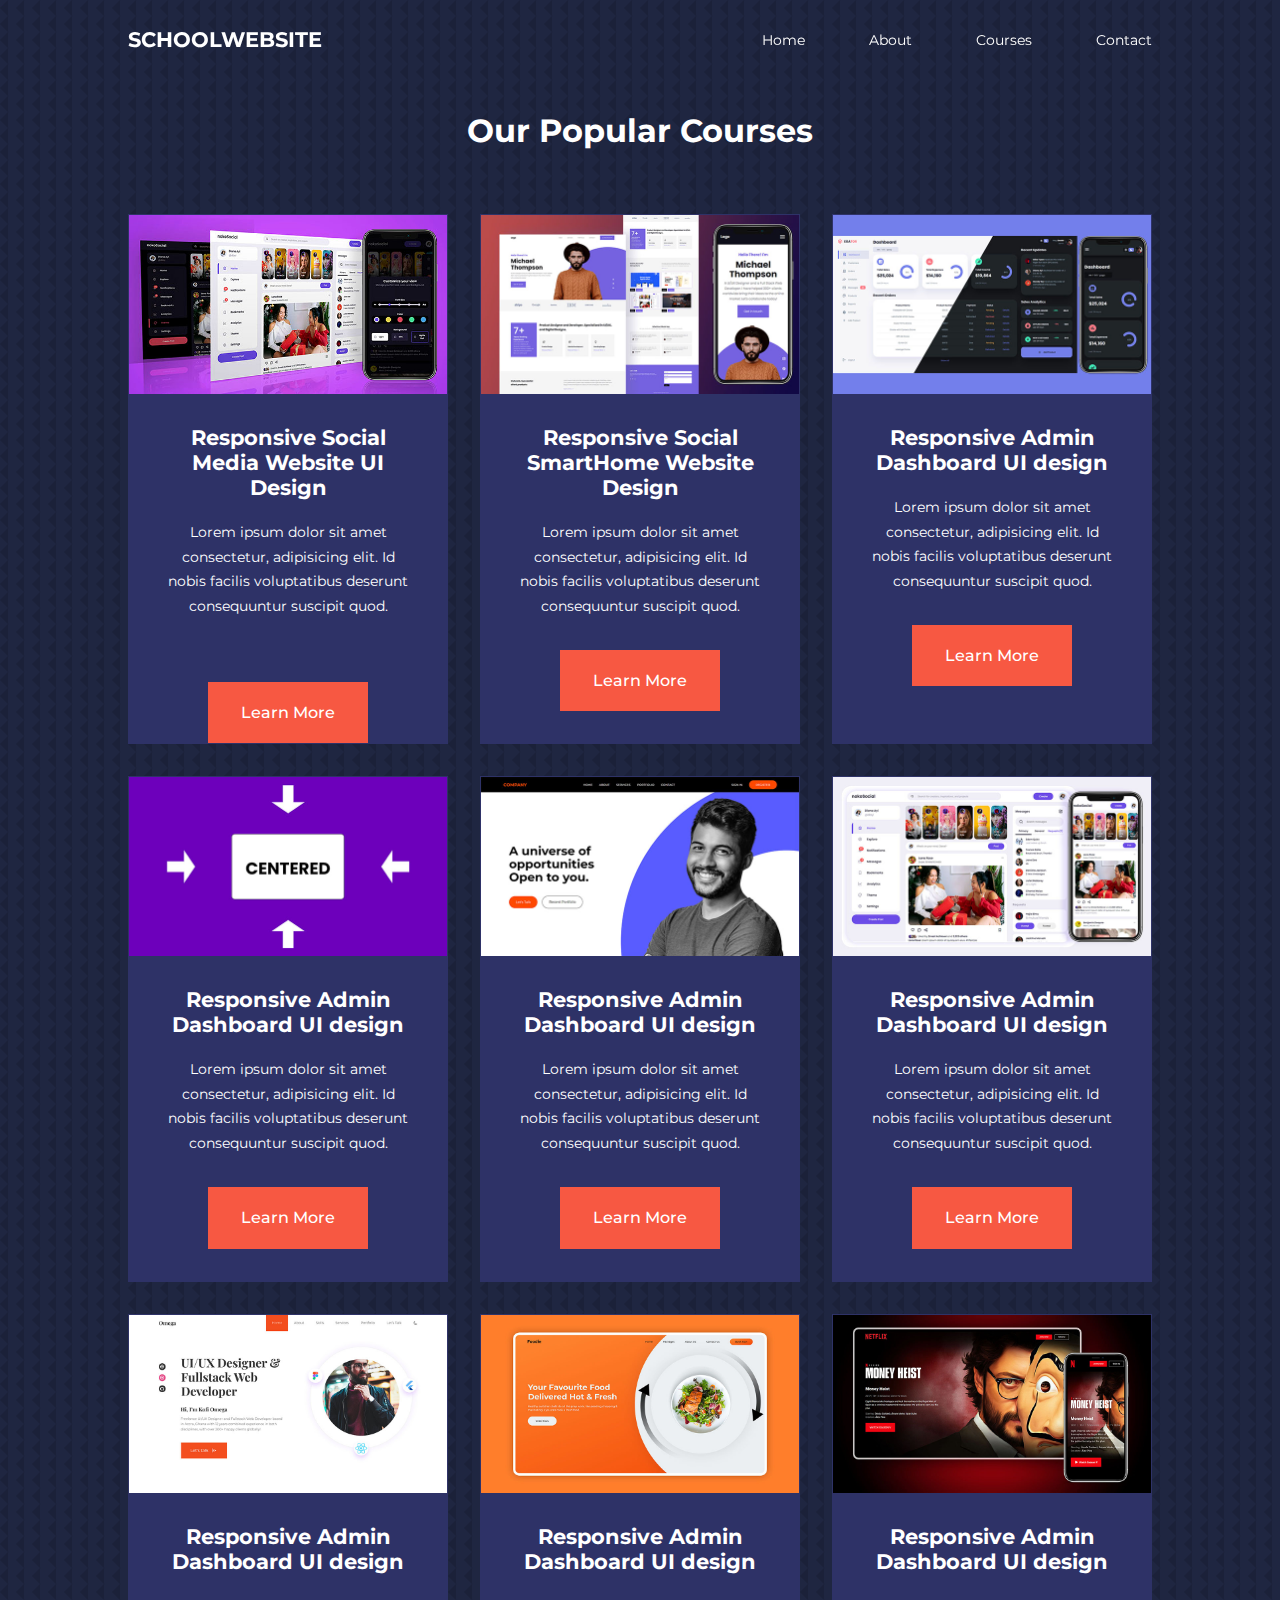
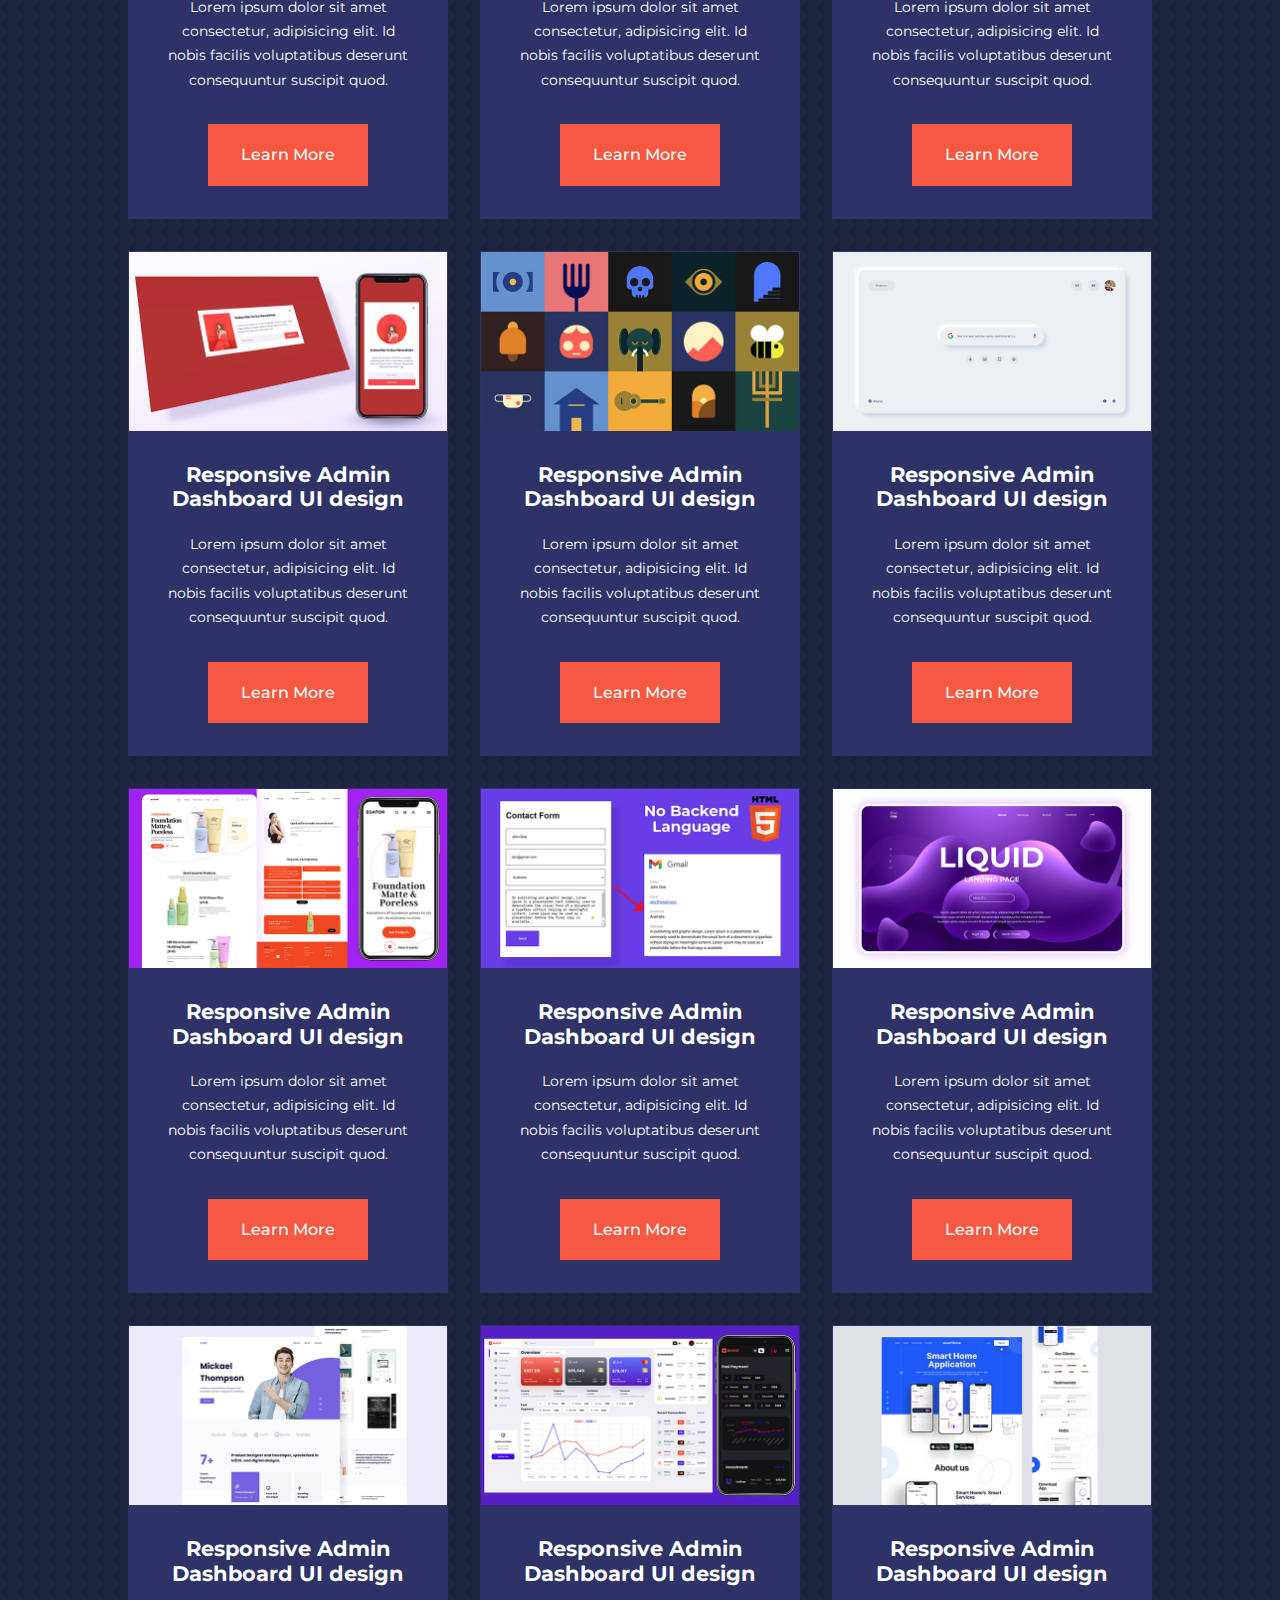
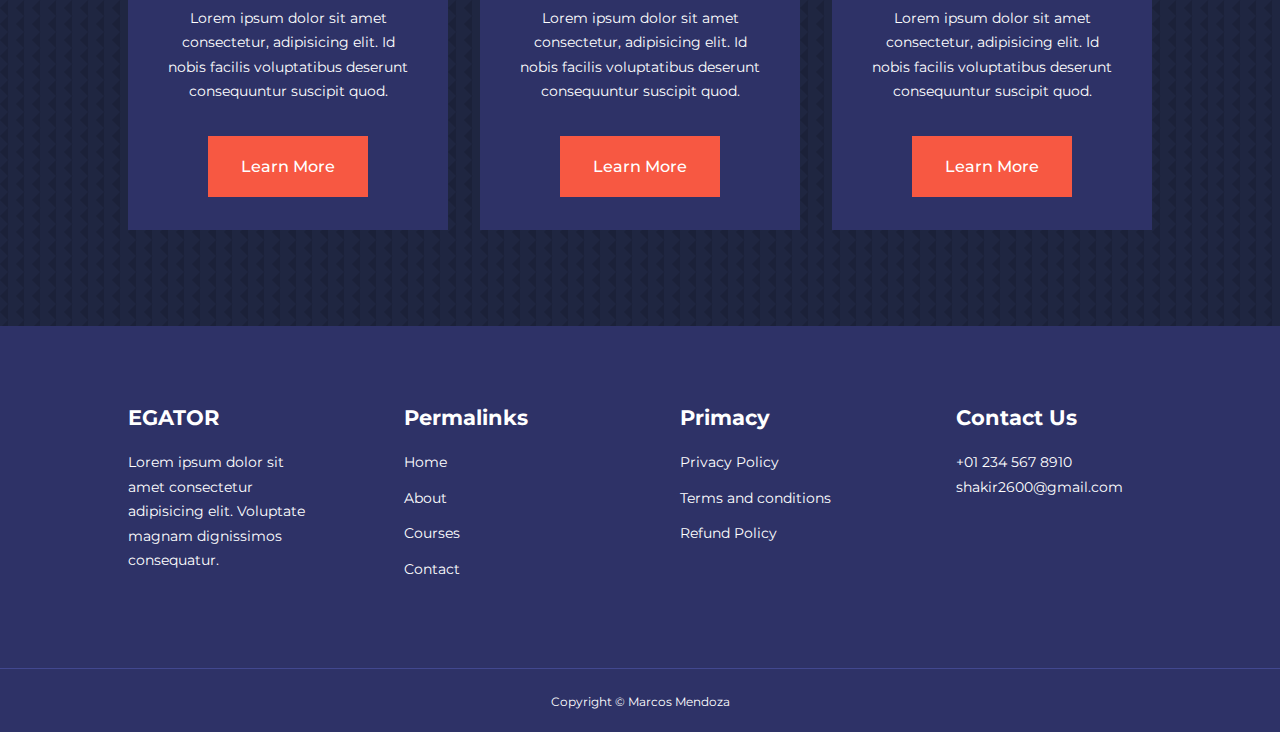
<file: courses.html>
<!DOCTYPE html>
<html lang="en">
<head>
    <meta charset="UTF-8">
    <meta http-equiv="X-UA-Compatible" content="IE=edge">
    <meta name="viewport" content="width=device-width, initial-scale=1.0">
    <title>Responsive Multipage Education Website Using HTML, CSS && JavaScript</title>

    <link rel="stylesheet" href="./css/style.css">
    <style>
        .courses{
            margin-top: 1rem;
        }
    </style>
    <!-- Iconscout CDN-->
    <link rel="stylesheet" href="https://unicons.iconscout.com/release/v2.1.6/css/unicons.css">
    <!-- Google fonts (MONTSERRAT)-->
    <link rel="preconnect" href="https://fonts.googleapis.com">
    <link rel="preconnect" href="https://fonts.gstatic.com" crossorigin>
    <link href="https://fonts.googleapis.com/css2?family=Montserrat:wght@300;400;500;600;700;800;900&display=swap" rel="stylesheet">

    <style>
        body{
            background-image: url("./images/bg-texture.png");
        }
     </style>
</head>
    <body>
        <nav>
            <div class="container nav__container">
                <a href="index.html"> <h4>SCHOOLWEBSITE</h4></a>
                <ul class="nav__menu">
                    <li><a href="index.html">Home</a></li>
                    <li><a href="about.html">About</a></li>
                    <li><a href="courses.html">Courses</a></li>
                    <li><a href="contact.html">Contact</a></li>
                </ul>
                <button id="open-menu-btn"><i class="uil uil-bars"></i></button>
                <button id="close-menu-btn"><i class="uil uil-multiply"></i></button>
            </div>
        </nav>
    <!--END OF NAVBAR-->
    <section class="courses">
        <h2>Our Popular Courses</h2>   
        <div class="container courses__container">
            
           <article class="course">
            <div class="course__image">
                <img src="./images/course1.jpg" alt="">
            </div>
            <div class="course__info">
                <h4>Responsive Social Media Website UI Design</h4>
                <p>Lorem ipsum dolor sit amet consectetur, adipisicing elit. Id nobis facilis voluptatibus deserunt consequuntur suscipit quod.</p>
            </div>
            <a href="courses.html" class="btn btn-primary">Learn More</a>
           </article>

           <article class="course">
            <div class="course__image">
                <img src="./images/course2.jpg" alt="">
            </div>
           <div class="course__info">
                <h4>Responsive Social SmartHome Website Design</h4>
                <p>Lorem ipsum dolor sit amet consectetur, adipisicing elit. Id nobis facilis voluptatibus deserunt consequuntur suscipit quod.</p>
                <a href="courses.html" class="btn btn-primary">Learn More</a>
           </div>
           </article>

           <article class="course">
            <div class="course__image">
                <img src="./images/course3.jpg" alt="">
            </div>
             <div class="course__info">
                <h4>Responsive Admin Dashboard UI design</h4>
                <p>Lorem ipsum dolor sit amet consectetur, adipisicing elit. Id nobis facilis voluptatibus deserunt consequuntur suscipit quod.</p>
                <a href="courses.html" class="btn btn-primary">Learn More</a>
             </div>
           </article>

           <article class="course">
            <div class="course__image">
                <img src="./images/course4.jpg" alt="">
            </div>
             <div class="course__info">
                <h4>Responsive Admin Dashboard UI design</h4>
                <p>Lorem ipsum dolor sit amet consectetur, adipisicing elit. Id nobis facilis voluptatibus deserunt consequuntur suscipit quod.</p>
                <a href="courses.html" class="btn btn-primary">Learn More</a>
             </div>
           </article>

           <article class="course">
            <div class="course__image">
                <img src="./images/course5.jpg" alt="">
            </div>
             <div class="course__info">
                <h4>Responsive Admin Dashboard UI design</h4>
                <p>Lorem ipsum dolor sit amet consectetur, adipisicing elit. Id nobis facilis voluptatibus deserunt consequuntur suscipit quod.</p>
                <a href="courses.html" class="btn btn-primary">Learn More</a>
             </div>
           </article>

           <article class="course">
            <div class="course__image">
                <img src="./images/course6.jpg" alt="">
            </div>
             <div class="course__info">
                <h4>Responsive Admin Dashboard UI design</h4>
                <p>Lorem ipsum dolor sit amet consectetur, adipisicing elit. Id nobis facilis voluptatibus deserunt consequuntur suscipit quod.</p>
                <a href="courses.html" class="btn btn-primary">Learn More</a>
             </div>
           </article>

           <article class="course">
            <div class="course__image">
                <img src="./images/course7.jpg" alt="">
            </div>
             <div class="course__info">
                <h4>Responsive Admin Dashboard UI design</h4>
                <p>Lorem ipsum dolor sit amet consectetur, adipisicing elit. Id nobis facilis voluptatibus deserunt consequuntur suscipit quod.</p>
                <a href="courses.html" class="btn btn-primary">Learn More</a>
             </div>
           </article>

           <article class="course">
            <div class="course__image">
                <img src="./images/course8.jpg" alt="">
            </div>
             <div class="course__info">
                <h4>Responsive Admin Dashboard UI design</h4>
                <p>Lorem ipsum dolor sit amet consectetur, adipisicing elit. Id nobis facilis voluptatibus deserunt consequuntur suscipit quod.</p>
                <a href="courses.html" class="btn btn-primary">Learn More</a>
             </div>
           </article>

           <article class="course">
            <div class="course__image">
                <img src="./images/course9.jpg" alt="">
            </div>
             <div class="course__info">
                <h4>Responsive Admin Dashboard UI design</h4>
                <p>Lorem ipsum dolor sit amet consectetur, adipisicing elit. Id nobis facilis voluptatibus deserunt consequuntur suscipit quod.</p>
                <a href="courses.html" class="btn btn-primary">Learn More</a>
             </div>
           </article>


           <article class="course">
            <div class="course__image">
                <img src="./images/course10.jpg" alt="">
            </div>
             <div class="course__info">
                <h4>Responsive Admin Dashboard UI design</h4>
                <p>Lorem ipsum dolor sit amet consectetur, adipisicing elit. Id nobis facilis voluptatibus deserunt consequuntur suscipit quod.</p>
                <a href="courses.html" class="btn btn-primary">Learn More</a>
             </div>
           </article>


           <article class="course">
            <div class="course__image">
                <img src="./images/course11.jpg" alt="">
            </div>
             <div class="course__info">
                <h4>Responsive Admin Dashboard UI design</h4>
                <p>Lorem ipsum dolor sit amet consectetur, adipisicing elit. Id nobis facilis voluptatibus deserunt consequuntur suscipit quod.</p>
                <a href="courses.html" class="btn btn-primary">Learn More</a>
             </div>
           </article>


           <article class="course">
            <div class="course__image">
                <img src="./images/course12.jpg" alt="">
            </div>
             <div class="course__info">
                <h4>Responsive Admin Dashboard UI design</h4>
                <p>Lorem ipsum dolor sit amet consectetur, adipisicing elit. Id nobis facilis voluptatibus deserunt consequuntur suscipit quod.</p>
                <a href="courses.html" class="btn btn-primary">Learn More</a>
             </div>
           </article>

           <article class="course">
            <div class="course__image">
                <img src="./images/course13.jpg" alt="">
            </div>
             <div class="course__info">
                <h4>Responsive Admin Dashboard UI design</h4>
                <p>Lorem ipsum dolor sit amet consectetur, adipisicing elit. Id nobis facilis voluptatibus deserunt consequuntur suscipit quod.</p>
                <a href="courses.html" class="btn btn-primary">Learn More</a>
             </div>
           </article>

           <article class="course">
            <div class="course__image">
                <img src="./images/course14.jpg" alt="">
            </div>
             <div class="course__info">
                <h4>Responsive Admin Dashboard UI design</h4>
                <p>Lorem ipsum dolor sit amet consectetur, adipisicing elit. Id nobis facilis voluptatibus deserunt consequuntur suscipit quod.</p>
                <a href="courses.html" class="btn btn-primary">Learn More</a>
             </div>
           </article>

           <article class="course">
            <div class="course__image">
                <img src="./images/course15.jpg" alt="">
            </div>
             <div class="course__info">
                <h4>Responsive Admin Dashboard UI design</h4>
                <p>Lorem ipsum dolor sit amet consectetur, adipisicing elit. Id nobis facilis voluptatibus deserunt consequuntur suscipit quod.</p>
                <a href="courses.html" class="btn btn-primary">Learn More</a>
             </div>
           </article>

           <article class="course">
            <div class="course__image">
                <img src="./images/course16.jpg" alt="">
            </div>
             <div class="course__info">
                <h4>Responsive Admin Dashboard UI design</h4>
                <p>Lorem ipsum dolor sit amet consectetur, adipisicing elit. Id nobis facilis voluptatibus deserunt consequuntur suscipit quod.</p>
                <a href="courses.html" class="btn btn-primary">Learn More</a>
             </div>
           </article>

           <article class="course">
            <div class="course__image">
                <img src="./images/course17.jpg" alt="">
            </div>
             <div class="course__info">
                <h4>Responsive Admin Dashboard UI design</h4>
                <p>Lorem ipsum dolor sit amet consectetur, adipisicing elit. Id nobis facilis voluptatibus deserunt consequuntur suscipit quod.</p>
                <a href="courses.html" class="btn btn-primary">Learn More</a>
             </div>
           </article>

           <article class="course">
            <div class="course__image">
                <img src="./images/course18.jpg" alt="">
            </div>
             <div class="course__info">
                <h4>Responsive Admin Dashboard UI design</h4>
                <p>Lorem ipsum dolor sit amet consectetur, adipisicing elit. Id nobis facilis voluptatibus deserunt consequuntur suscipit quod.</p>
                <a href="courses.html" class="btn btn-primary">Learn More</a>
             </div>
           </article>
        
        </div>
    </section>

     <!--END OF COURSES-->

 <footer> 
    <div class="container footer__container">

        <div class="footer__1">
            <a href="index.html" class="footer__logo"><h4>EGATOR</h4></a>
            <p>Lorem ipsum dolor sit amet consectetur adipisicing elit. Voluptate magnam dignissimos consequatur.</p>
        </div>

        <div class="footer__2">
            <h4>Permalinks</h4>
            <ul class="permalink">
                <li><a href="index.html">Home</a></li>
                <li><a href="about.html">About</a></li>
                <li><a href="courses.html">Courses</a></li>
                <li><a href="contact.html">Contact</a></li>
            </ul>
        </div>

        <div class="footer__3">
            <h4>Primacy</h4>
            <ul class="privacy">
                <li><a href="#">Privacy Policy</a></li>
                <li><a href="#">Terms and conditions</a></li>
                <li><a href="#">Refund Policy</a></li>
            </ul>
        </div>

        <div class="footer__4">
            <h4>Contact Us</h4>
           <div>
            <p>+01 234 567 8910</p>
            <p>shakir2600@gmail.com</p>
           </div>

           <ul class="footer__socials">
            <li><a href="#"><i class="uil uil-facebook-f"></i></a></li>
            <li><a href="#"><i class="uil uil-instagram-alt"></i></a></li>
            <li><a href="#"><i class="uil uil-twitter"></i></a></li>
            <li><a href="#"><i class="uil uil-linkedin-alt"></i></a></li>
           </ul>
        </div> 
    </div>
    <div class="footer__copyright">
        <small>Copyright &copy; Marcos Mendoza</small>
    </div>

   </footer>


    <script src="./main.js"></script>
    </body>
</html>
</file>
<file: css/style.css>
*{
    margin: 0;
    padding: 0;
    border: 0;
    outline: 0;
    text-decoration: none;
    list-style: none;
    box-sizing: border-box;
}

:root{
    --color--primary: #6c63ff;
    --color--success: #00bf8e;
    --color--warning: #f7c94b;
    --color--danger: #f75842;
    --color--danger-variant: rgba(247,88,66,0.4);
    --color--white: #fff;
    --color--light: rgba(255,255,255,0.7);
    --color--black: #000;
    --color--bg: #1f2641;
    --color--bg1: #2e3267;
    --color--bg2: #424890;

    --container-width-lg: 80%;
    --container-width-md: 90%;
    --container-width-sm: 94%;

    --transition: all 400ms ease;
}

body{
    font-family: 'Montserrat', sans-serif;
    line-height: 1.7;
    color: var(--color--white);
    background-color: var(--color--bg);
}

.container{
    width: var(--container-width-lg);
    margin: 0 auto;
}

section{ 
    padding: 6rem 0;
}

section h2 {
    text-align: center;
    margin-bottom: 4rem;
}

h1,h2,h3,h4,h5{
    line-height: 1.2;
}

h1{
    font-size: 2.4rem;
}

h2{
    font-size: 2rem;
}

h3{
    font-size: 1.6rem;
}

h4{
    font-size: 1.3rem;
}

a{
    color: var(--color--white);
}

img{
    width: 100%;
    display: block;
    object-fit: cover;
}

.btn{
     display: inline-block;
     background: var(--color--white);
     color: var(--color--black);
     padding: 1rem 2rem;
     border: 1px solid transparent;
     font-weight: 500;
     transition: var(--transition);
}

.btn:hover{
    background: transparent;
    color: var(--color--white);
    border-color: var(--color--white);
}

.btn-primary{
    background: var(--color--danger);
    color: var(--color--white);
}

/* =====================NAVBAR=======================*/

nav{
    background: transparent;
    width: 100vw;
    height: 5rem ;
    position: fixed;
    top: 0;
    z-index: 11;
}

.window-scroll{
    background: var(--color--primary);
    box-shadow: 0 1rem 2rem rgb(0,0,0,0.2);
}

.nav__container{
    height: 100%;
    display: flex;
    justify-content: space-between;
    align-items: center;

}

nav button{
    display: none;
}

.nav__menu{
    display: flex;
    align-items: center;
    gap: 4rem;
}

.nav__menu a{
    font-size: 0.9rem;
    transition: var(--transition);
}
.nav__menu a:hover{
    color: var(--color--bg2);
}

/* =====================HEADER=======================*/

header{
    position: relative;
    top: 5rem;
    overflow: hidden;
    height: 70vh;
    margin-bottom: 5rem;
}

.header__container{
    display: grid;
    grid-template-columns: 1fr 1fr;
    align-items: center;
    gap: 5rem;
    height: 100%;
}

.header__left p{
    margin: 1rem 0 2.4rem;
}

/* =====================CATEGORIES=======================*/

.categories{
    background: var(--color--bg1);
    height: 32rem;
}

.categories h1{
    line-height: 1;
    margin-bottom: 3rem;
}

.categories__container{
    display: grid;
    grid-template-columns: 40% 60%;
}

.categories__left p{
    margin: 1rem 0 3rem;
}
.categories__left{
    margin-right: 4rem;
}

.categories__right{
    display: grid;
    grid-template-columns: repeat(3,1fr);
    gap: 1.2rem;
}

.category{
    background-color: var(--color--bg2);
    padding: 2rem;
    border-radius: 2rem;
    transition: var(--transition);
}

.category:nth-child(2) .category__icon{

    background-color: var(--color--danger);
}
.category:nth-child(3) .category__icon{

    background-color: var(--color--success);
}
.category:nth-child(4) .category__icon{

    background-color: var(--color--warning);
}
.category:nth-child(5) .category__icon{

    background-color: var(--color--success);
}


.category:hover{
    box-shadow: 0 3rem 3rem rgba(0,0,0,0.3);
    z-index: 1;
}

.category__icon{
background-color: var(--color--primary);
padding: 0.7rem;
border-radius: 0.9rem;
}

.category h5{
    margin: 2rem 0 1rem;
}

.category p{
    font-size: 0.85rem;
}

/* =====================POPULAR COURSES=======================*/
.courses{
    margin-top: 10rem;
}

.courses__container{
    display: grid;
    grid-template-columns: repeat(3,1fr);
    gap: 2rem;
}

.course{
    background: var(--color--bg1);
    text-align: center;   
    border: 1px solid transparent;
    transition: var(--transition);
}

.course:hover{
    background: transparent;
    border-color: var(--color--primary);
}

.course__info{
    padding: 2rem;
}

.course__info p {
    margin: 1.2rem 0 2rem;
    font-size: 0.9rem;
}
/* =====================FAQs=======================*/
.faqs{
    background: var(--color--bg1);
    box-shadow: inset 0 0 3rem rgba(0,0,0,0.5);
}

.faqs__container{
    display: grid;
    grid-template-columns: 1fr 1fr;
    gap: 1rem;
}

.faq{
    padding: 2rem;
    display: flex;
    align-items: center;
    gap: 1.4rem;
    height: fit-content;
    background: var(--color--primary);
    cursor: pointer;
}

.faq h4{
    font-size: 1rem;
    line-height: 2.2;
}

.faq__icon{
    align-self: flex-start;
    font-size: 1.2rem;
}

.faq p{
    margin-top: 0.8rem;
    display: none;
}

.faq.open p{
    display: block;
}

/* =====================TESTIMONIALS=======================*/

.testimonials__container{
    overflow-x: hidden;
    position: relative;
    margin-bottom: 5rem;
}

.testimonial{
    padding-top: 2rem;
}

.avatar{
    width: 6rem;
    height: 6rem;
    border-radius: 50%;
    overflow: hidden;
    margin: 0 auto 1rem;
    border: 1rem solid var(--color--bg1);
} 

.testimonial__info{
    text-align: center;
}

.testimonial__body{
    background: var(--color--primary);
    padding: 2rem;
    position: relative;
}
.testimonial__body::before{
    content: "";
    display: block;
    background: linear-gradient(
        135deg,
        transparent,
        var(--color--primary),
        var(--color--primary), var(--color--primary));
    width: 3rem;
    height: 3rem;
    position: absolute;
    left: 50%;
    top: -1.5rem;
    transform: rotate(45deg);
}

footer{
    background: var(--color--bg1);
    padding-top: 5rem;
    font-size: 0.9rem;
}

.footer__container{
    display: grid;
    grid-template-columns: repeat(4,1fr);
    gap: 5rem;
}
.footer__container div h4{
    margin-bottom: 1.2rem;
}

.footer__1 p {
    margin: 0 0 2rem;
}

footer ul li{
    margin-bottom:0.7rem;
}
footer ul li a:hover{
text-decoration: underline;
}

.footer__socials{
    display: flex;
    gap: 1rem;
    font-size: 1.2rem;
    margin-top: 2rem;
}

.footer__copyright{
    text-align: center;
    margin-top: 4rem;
    padding: 1.2rem 0;
    border-top: 1px solid var(--color--bg2);
}

/* =====================MEDIA QUERIES(TABLETS)=======================*/

@media screen and (max-width: 1024px) {
    .container{
        width: var(--container-width-md);
    }
    h1{
        font-size: 2.2rem;
    }
    h2{
        font-size: 1.7rem;
    }
    h3{
        font-size: 1.4rem;
    }
    h4{
        font-size: 1.2rem;
    }

    /* =====================NAVBAR=======================*/


    nav button{
        display: inline-block;
        background: transparent;
        font-size: 1.8rem;
        color: var(--color--white);
        cursor: pointer;
    }

    nav button#close-menu-btn{
      display: none;
    }

    .nav__menu{
        position: fixed;
        top: 5rem;
        right: 5%;
        height: fit-content;
        width: 18rem;
        flex-direction: column;
        gap: 0;
        display: none;
    }

    .nav__menu li{
      width: 100%;
      height: 5.8rem;
      animation: animateNavItems 400ms linear forwards;
      transform-origin: top right;
      opacity: 0;
    }
    .nav__menu li:nth-child(2){
        animation-delay: 200ms;
    }
    .nav__menu li:nth-child(3){
        animation-delay: 300ms;
    }
    .nav__menu li:nth-child(4){
        animation-delay: 400ms;
    }

    @keyframes  animateNavItems{
        0%{
            transform: rotate(-90deg) rotateX(90deg) scale(0.1);
        }
        100%{
            transform: rotate(0) rotateX(0) scale(1);
            opacity: 1;
        }
    }
    .nav__menu li a{
        background: var(--color--primary);
        box-shadow: -4rem 6rem 10rem rgba( 0,0,0,0.6);
        width: 100%;
        height: 100%;
        display: grid;
        place-items: center;
    }

    .nav__menu li a:hover{
        background-color: var(--color--bg2);
        color: white;
    }
    /*=====================HEADER=======================*/

    header{
       height: 52vh; 
       margin-bottom: 4rem;
    }

    .header__container{
        gap: 0;
        padding-bottom: 3rem;
    }
    /*=====================CATEGORIES=======================*/

    .categories{
        height: fit-content;
    }

    .categories__container{
        grid-template-columns: 1fr;
        gap: 3rem;
    }
    
    .categories__left{
        margin-right: 0;
    }

    /*=====================POPULAR COURSES=======================*/

    .courses{
        margin-top: 0;
    }
    .courses__container{
        grid-template-columns: 1fr 1fr;
    }

    /*=====================FAQs=======================*/

    .faqs__container{
        grid-template-columns: 1fr;
    }

    .faq{
        padding: 1.5rem;
    }

     /*=====================FOOTER=======================*/


     .footer__container{
        grid-template-columns: 1fr 1fr;
     }

     
}

/* =====================MEDIA QUERIES(PHONES)=======================*/

@media screen and (max-width: 600px){

    .container{
        width: var(--container-width-sm);
    }

    /* =====================NAVBAR=======================*/
    .nav__menu{
        right: 3%;
    }

    /* =====================HEADER=======================*/
    header{
        height: 100vh;
    }

    .header__container{
        grid-template-columns: 1fr;
        text-align: center;
        margin-top: 0;
    }

    .header__left p {
        margin-bottom: 1.3rem;
    }
    /* =====================CATEGORIES=======================*/

    .categories__right{
        grid-template-columns: 1fr 1fr;
        gap: 0.7rem;
    }

    .category{
        padding: 1rem;
        border-radius: 1rem;
    }

    .category__icon{
        margin-top: 4px;
        display: inline-block;
    }
    /* =====================POPULAR COURSES=======================*/

    .courses__container{
        grid-template-columns: 1fr;
    }

    /* =====================TESTIMONIALS=======================*/


    .testimonial__body{
        padding: 1.2rem;
    }
  
    /* =====================FOOTER=======================*/

    .footer__container{
        grid-template-columns: 1fr;
        text-align: center;
        gap: 2rem;
    }

    .footer__1 p {
        margin: 1rem auto;
    }

    .footer__socials{
        justify-content: center;
    }
}
</file>
<file: css/about.css>
/* =====================ACHIEVEMENTS=======================*/

.about__achievements{
    margin-top: 3rem;
}

.about__achievements-container{
    display: grid;
    grid-template-columns: 40% 60%;
    gap: 5rem;
}

.about__achievements-right p {
    margin: 1.6rem 0 2.5rem;
}

.achievements__cards{
    display: grid;
    grid-template-columns: repeat(3,1fr);
    gap: 1.5rem;
}
.achievement__card{
    background: var(--color--bg1);
    padding: 1.6rem;
    text-align: center;
    border-radius: 1rem;
    transition: var(--transition);
}

.achievement__card:hover{
  background: var(--color--bg2);
  box-shadow: 0 3rem 3rem rgba(0,0,0,0.3);
}

.achievement__icon{
    background: var(--color--danger);
    padding: 0.6rem;
    border-radius: 1rem;
    display: inline-block;
    margin-bottom: 2rem;
    font-size: 2rem;
}
.achievement__card:nth-child(2) .achievement__icon{
    background: var(--color--success);
}
.achievement__card:nth-child(3) .achievement__icon{
    background: var(--color--primary);
}

/* =====================TEAM MEMBERS=======================*/

.team{
    background: var(--color--bg1);
    box-shadow: inset 0 0 3rem rgba(0,0,0,0.5);
}

.team__container{
    display: grid;
    grid-template-columns: repeat(4, 1fr);
    gap: 2rem;
}

.team__member{
    background-color: var(--color--bg2);
    padding: 2rem;
    border: 1px solid transparent;
    transition: var(--transition);
    position: relative;
    overflow: hidden;
}

.team__member:hover{
    background: transparent;
    border-color: var(--color--primary);
}
.team__member:hover .team__member-socials{
    right: 0;
}

.team__member-image img{
   filter: saturate(0);

}
.team__member:hover img{
    filter: saturate(1);
}

.team__member-info *{
    text-align: center;
    margin-top: 1.4rem;

}

.team__member-info p {
    color: var(--color--light);    
}

.team__member-socials{
    position: absolute;
    top: 50%;
    transform: translateY(-50%);
    right: -100%;
    display: flex;
    flex-direction: column;
    background: var(--color--primary);
    border-radius: 1rem 0 0 1rem;
    box-shadow: -2rem 0 2rem rgba(0,0,0,0.3);
    transition: var(--transition);
}

.team__member-socials a{
    padding: 1rem;
}

/* =====================MEDIA QUERIES(TABLETS)=======================*/
@media screen and (max-width: 1024px) {

    .about__achievements{
        margin-top: 2rem;
    }
    .about__achievements-container{
        grid-template-columns: 1fr;
        gap: 4rem;
    }
    .about__achievements-left{
        width: 80%;
        margin: 0 auto;
    }

    .team__container{
        grid-template-columns: repeat(3,1fr);
        gap: 1.5rem;
    }
    .team__member{
        padding: 1rem;
    }
}


/* =====================MEDIA QUERIES(PHONES)=======================*/

@media screen and (max-width: 600px) {

    .achievements__cards{
        grid-template-columns: 1fr 1fr;
        gap: 0.7rem;
    }

    .team__container{
        grid-template-columns: 1fr 1fr;
        gap: 0.7rem;
    }

    .team__member{
        padding: 0;
    }

    .team__member p {
        margin-bottom: 1.5rem;
    }
}
</file>
<file: css/contact.css>
.contact__container{
    background: var(--color--bg1);
    padding: 4rem;
    display: grid;
    grid-template-columns: 40% 60%;
    gap: 4rem;
    height: 30rem;
    margin: 7rem auto ;
    border-radius: 1rem;
}

/* =====================ASIDE=======================*/

.contact__aside{
    background: var(--color--primary);

    padding: 3rem;
    border-radius: 1rem;
    position: relative;
    bottom: 10rem;
}
.aside__image{
    width: 12rem;
    margin-bottom: 2rem;
}

.contact__aside h2{
    text-align: left;
    margin-bottom: 1rem;
}

.contact__aside p{
    font-size: 0.9rem;
    margin-bottom: 2rem;
}

.contact__details li {
    display: flex;
    gap: 1rem;
    align-items: center;
    margin-bottom: 1rem;
}

.contact__socials{
    display: flex;
    gap: 0.8rem;
    margin-top: 3rem;
}

.contact__socials a{
    background: var(--color--bg2);
    padding: 0.5rem;
    border-radius: 50%;
    font-size: 0.9rem;
    transition: var(--transition);
}

.contact__socials a:hover{
    background: transparent;
}


.contact__form {
    display: flex;
    flex-direction: column;
    gap: 1.2rem;
    margin-right: 4rem;
}

.form__name{
    display: flex;
    gap: 1.2rem; 
}

.contact__form input[type="text"]{
    width: 50%;
}

input, textarea{
    width: 100%;
    padding: 1rem;
    background: var(--color--bg);
    color: var(--color--white);
}

.contact__form .btn{
    width: max-content;
    margin-top: 1rem;
    cursor: pointer;
}

/* =====================MEDIA QUERIES(TABLETS)=======================*/

@media screen and (max-width: 1024px) {

    .contact{
        padding-bottom: 0;
    }

    .contact__container{
        gap: 1.5rem;
        margin-top: 3rem;
        height: auto;
        padding: 1.5rem;
    }

    .contact__aside{
        width: auto;
        padding: 1.5rem;
        bottom: 0;
    }

    .contact__form{
        align-self: center;
        margin-right: 1.5rem;
    }
}

/* =====================MEDIA QUERIES(TABLETS)=======================*/

@media screen and (max-width: 600px){
    .contact__container{
        grid-template-columns: 1fr;
        gap: 3rem;
        margin-top: 0;
        padding: 0;
    }

    .contact__form{
        margin: 0 1.5rem 3rem;
    }
    
    .form__name{
        flex-direction: column;
    }

    .form__name input[type="text"]{
        width: 100%;
    }


}
</file>
